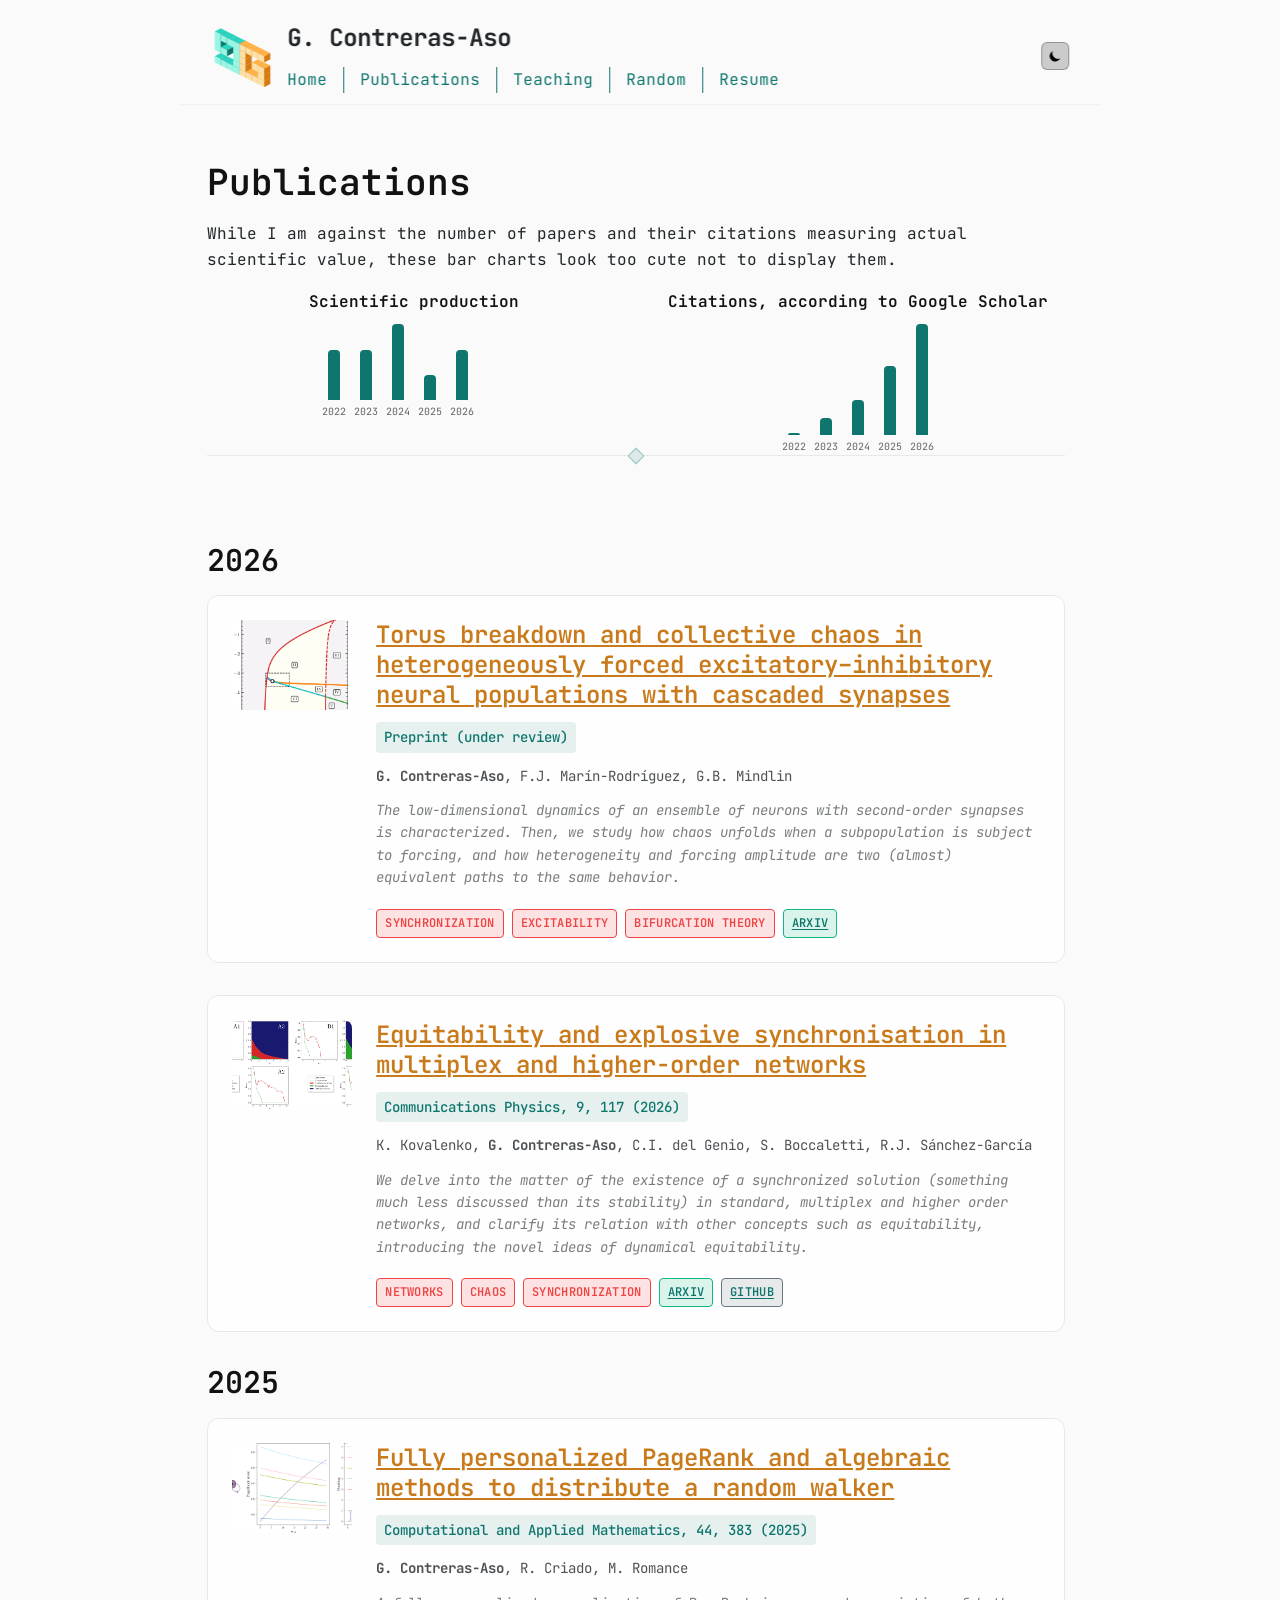
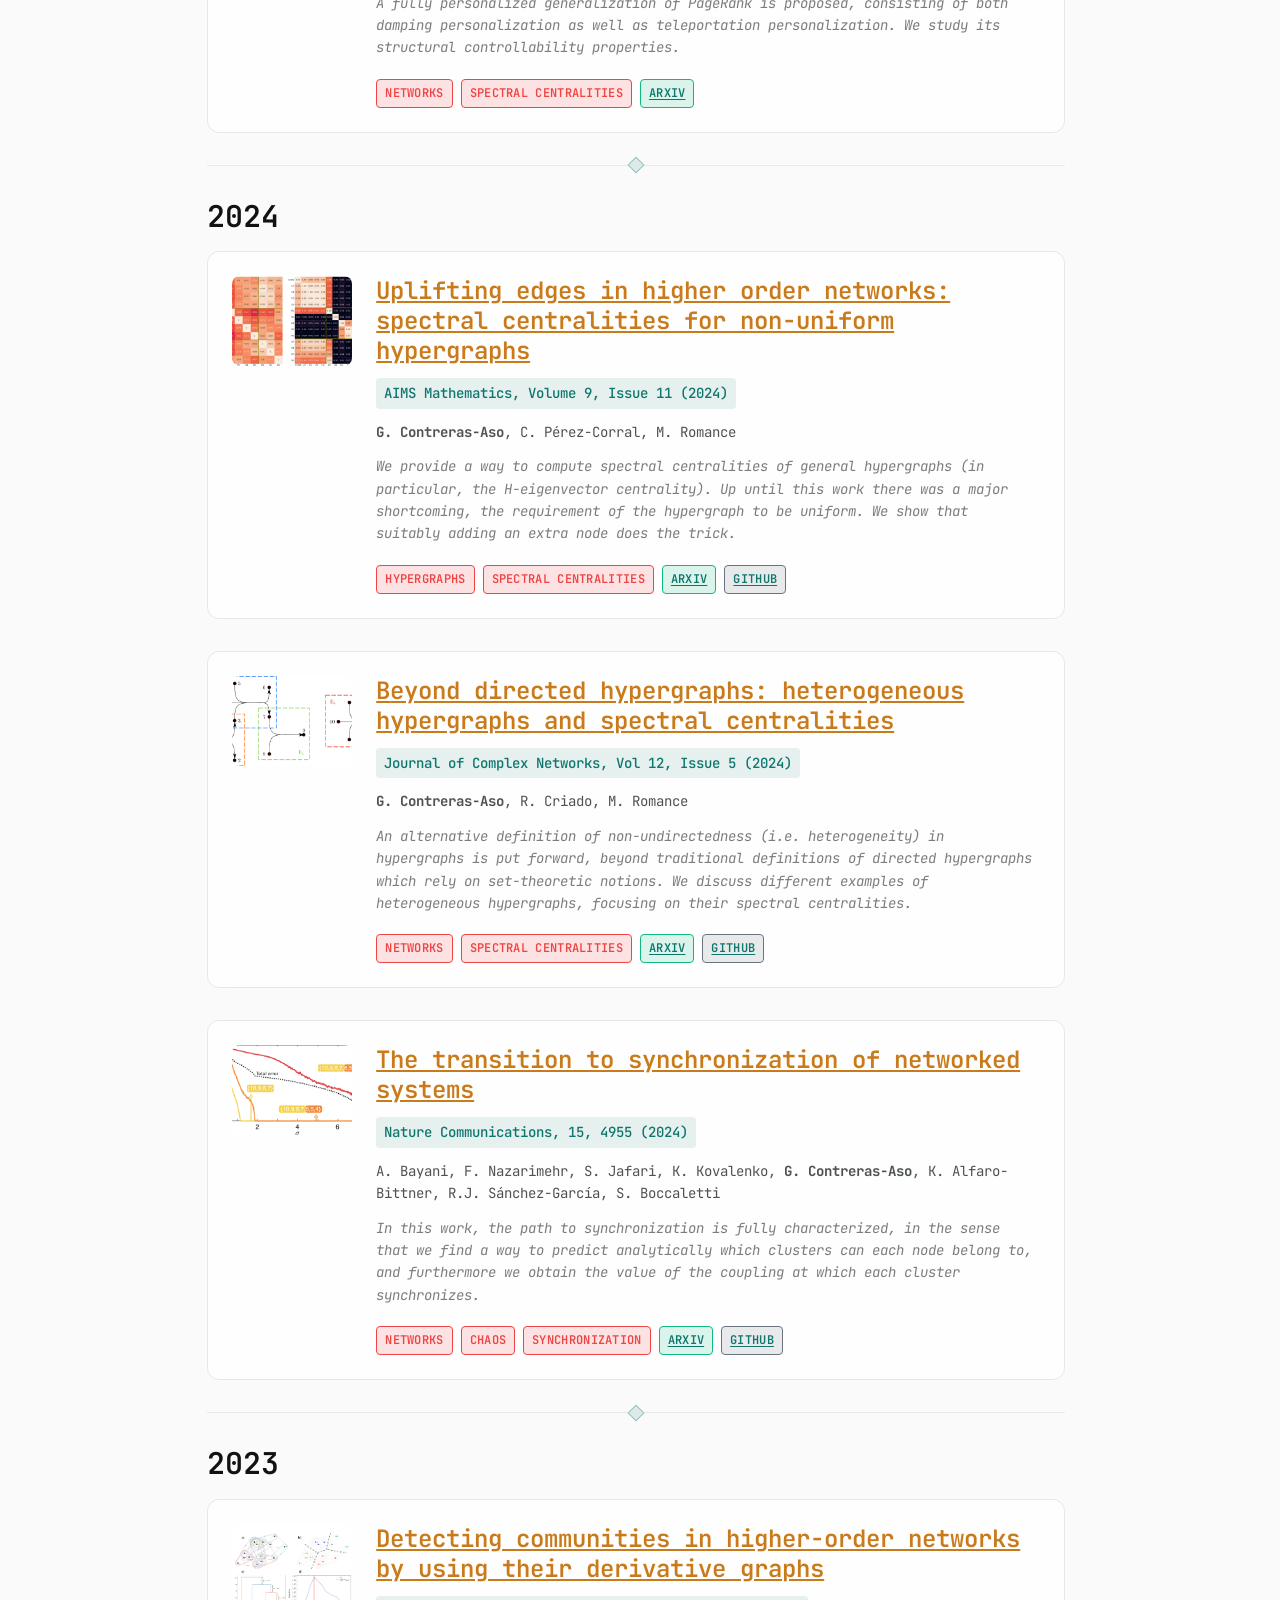
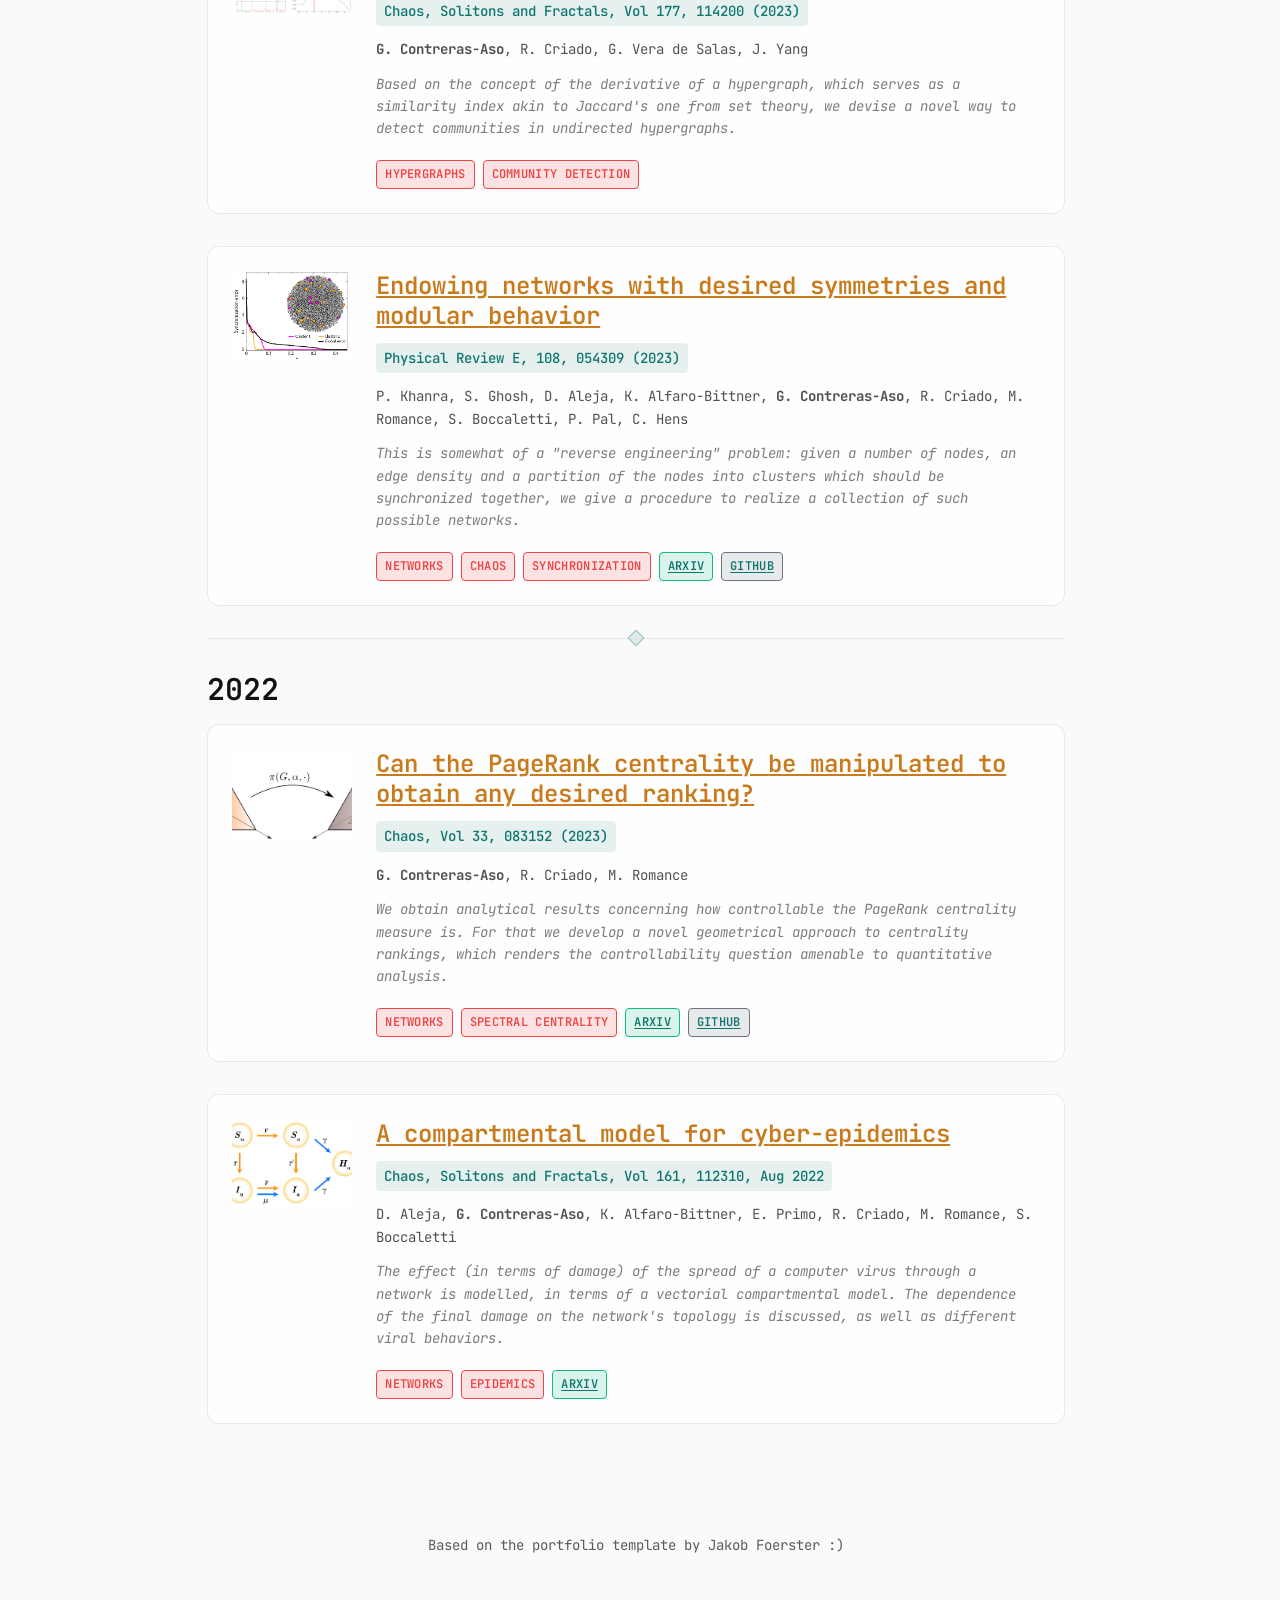
<file: docs/publications/index.html>
<!DOCTYPE html>
<html lang="en" class="scroll-smooth">
<head>
    <meta charset="UTF-8">
    <meta name="viewport" content="width=device-width, initial-scale=1.0">
    <title>GCA - Publications</title>
    <meta name="description" content="DPhil student at Oxford studying Machine Learning and AI Safety">
    <link rel="icon" type="image/x-icon" href="../assets/favicon.ico">
    <link rel="stylesheet" href="../styles.css">
    <link href="https://fonts.googleapis.com/css2?family=JetBrains+Mono:wght@300;400;500;600;700&display=swap" rel="stylesheet">
    <script>
        (function() {
            try {
                var saved = localStorage.getItem('theme');
                var theme = saved === 'dark' || saved === 'light' ? saved : 'light';
                document.documentElement.setAttribute('data-theme', theme);
            } catch (e) {
                document.documentElement.setAttribute('data-theme', 'light');
            }
        })();
    </script>
</head>
<body class="bg-global-bg text-global-text antialiased">
    <!-- Fixed Header -->
    <header id="main-header" class="group">
        <div class="header-grid">
            <!-- Logo -->
            <a href="#" class="group header-logo flex items-center">
                    <svg aria-hidden="true" class="me-3 h-10 w-6 sm:me-3 sm:h-20 sm:w-12" fill="none" focusable="false" viewBox="0 0 800 800" xmlns="http://www.w3.org/2000/svg" style="transform: scale(1.3); transform-origin: left center;">
                        <title>Logo</title>
                        <!-- Loads your exported SVG and scales it into the 800x800 viewBox -->
                        <image x="0" y="0" width="800" height="800"
                                href="../assets/logo.svg"
                                xlink:href="../assets/logo.svg"
                                preserveAspectRatio="xMidYMid meet" />
                        </svg>
            </a>

            <!-- Title -->
            <div class="header-title">
                <span class="text-xl font-bold sm:text-2xl">G. Contreras-Aso</span>
            </div>

            <!-- Desktop Navigation -->
            <nav class="mobile-nav-menu header-nav sm:flex sm:flex-row sm:items-center" id="navigation-menu">
                <a href="/">Home</a>
                <!-- <a href="/news/">News</a> -->
                <a href="/publications/">Publications</a>
                <a href="/teaching/">Teaching</a>
                <a href="/random/">Random</a>
                <a href="/resume/">Resume</a>
            </nav>

            <!-- Controls -->
            <div class="header-controls flex items-center gap-3">
                <!-- Theme Toggle -->
                <button id="theme-toggle" class="flex h-7 w-7 items-center justify-center rounded-md border border-accent-2/20 bg-accent-2/10 p-1 transition-colors hover:bg-accent-2/20" aria-label="Switch to dark theme">
                    <svg class="sun-icon h-4 w-4" fill="currentColor" viewBox="0 0 20 20">
                        <path fill-rule="evenodd" d="M10 2a1 1 0 011 1v1a1 1 0 11-2 0V3a1 1 0 011-1zm4 8a4 4 0 11-8 0 4 4 0 018 0zm-.464 4.95l.707.707a1 1 0 001.414-1.414l-.707-.707a1 1 0 00-1.414 1.414zm2.12-10.607a1 1 0 010 1.414l-.706.707a1 1 0 11-1.414-1.414l.707-.707a1 1 0 011.414 0zM17 11a1 1 0 100-2h-1a1 1 0 100 2h1zm-7 4a1 1 0 011 1v1a1 1 0 11-2 0v-1a1 1 0 011-1zM5.05 6.464A1 1 0 106.465 5.05l-.708-.707a1 1 0 00-1.414 1.414l.707.707zm1.414 8.486l-.707.707a1 1 0 01-1.414-1.414l.707-.707a1 1 0 011.414 1.414zM4 11a1 1 0 100-2H3a1 1 0 000 2h1z" clip-rule="evenodd"></path>
                    </svg>
                    <svg class="moon-icon h-4 w-4" fill="currentColor" viewBox="0 0 20 20">
                        <path d="M17.293 13.293A8 8 0 016.707 2.707a8.001 8.001 0 1010.586 10.586z"></path>
                    </svg>
                </button>

                <!-- Mobile Menu Toggle -->
                <button id="toggle-navigation-menu" class="flex h-7 w-7 items-center justify-center rounded-md border border-accent-2/20 bg-accent-2/10 p-1 transition-colors hover:bg-accent-2/20 sm:hidden" aria-expanded="false" aria-label="Toggle navigation menu">
                    <svg class="h-4 w-4" fill="none" stroke="currentColor" viewBox="0 0 24 24">
                        <path stroke-linecap="round" stroke-linejoin="round" stroke-width="2" d="M4 6h16M4 12h16M4 18h16"></path>
                    </svg>
                    <svg class="h-4 w-4" fill="none" stroke="currentColor" viewBox="0 0 24 24">
                        <path stroke-linecap="round" stroke-linejoin="round" stroke-width="2" d="M6 18L18 6M6 6l12 12"></path>
                    </svg>
                </button>
            </div>
        </div>
    </header>

    <!-- Main Content -->
    <main class="mx-auto max-w-3xl px-4 sm:px-8">
    <section id="publications" class="mb-16">
        <div class="prose" id="publications-content">
        <div class="loading-spinner">Loading…</div>
        </div>
    </section>
    </main>

    <!-- Footer -->
    <div class="mx-auto max-w-3xl px-4 sm:px-8 py-8 text-center text-sm opacity-75">
        <p>Based on the portfolio template by Jakob Foerster :)</p>
    </div>

    <script src="../script.js"></script>
</body>
</html>
</file>
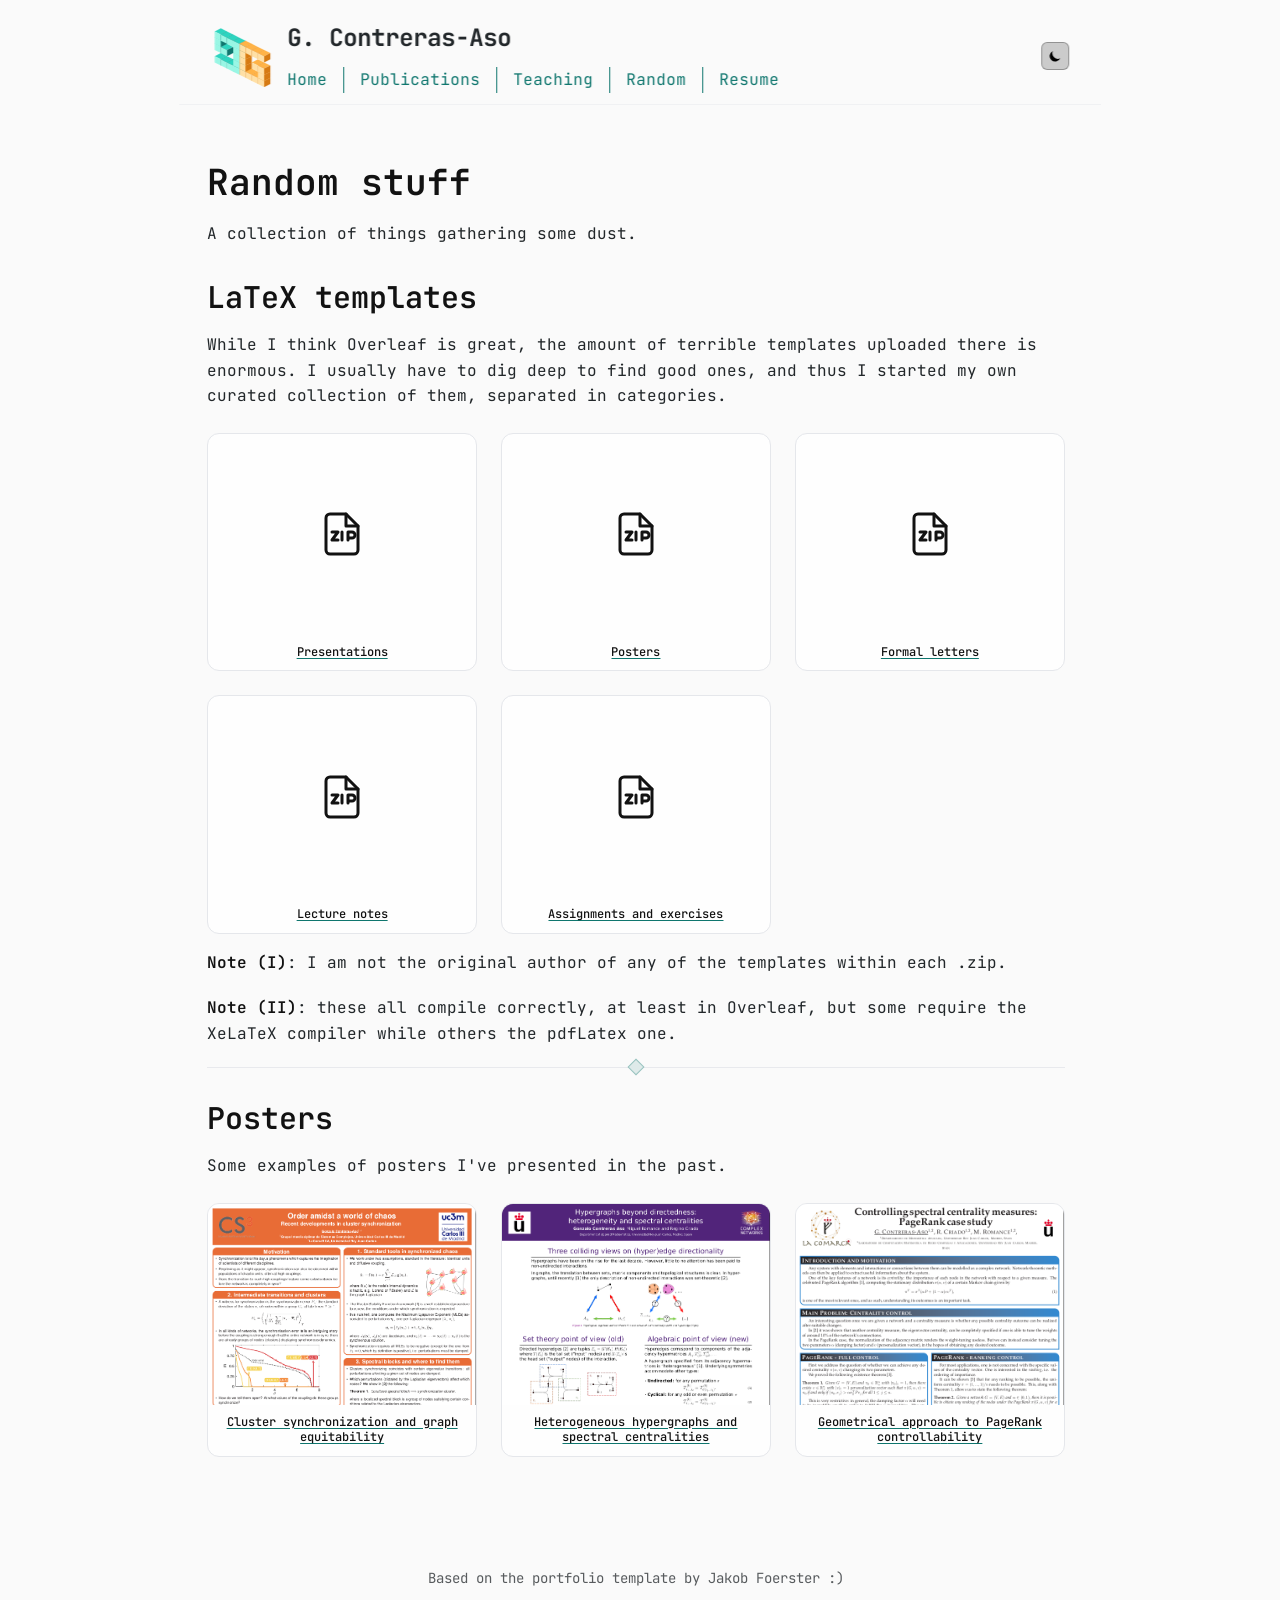
<file: docs/random/index.html>
<!DOCTYPE html>
<html lang="en" class="scroll-smooth">
<head>
    <meta charset="UTF-8">
    <meta name="viewport" content="width=device-width, initial-scale=1.0">
    <title>GCA - Random</title>
    <meta name="description" content="DPhil student at Oxford studying Machine Learning and AI Safety">
    <link rel="icon" type="image/x-icon" href="../assets/favicon.ico">
    <link rel="stylesheet" href="../styles.css">
    <link href="https://fonts.googleapis.com/css2?family=JetBrains+Mono:wght@300;400;500;600;700&display=swap" rel="stylesheet">
    <script>
        (function() {
            try {
                var saved = localStorage.getItem('theme');
                var theme = saved === 'dark' || saved === 'light' ? saved : 'light';
                document.documentElement.setAttribute('data-theme', theme);
            } catch (e) {
                document.documentElement.setAttribute('data-theme', 'light');
            }
        })();
    </script>
</head>
<body class="bg-global-bg text-global-text antialiased">
    <!-- Fixed Header -->
    <header id="main-header" class="group">
        <div class="header-grid">
            <!-- Logo -->
            <a href="#" class="group header-logo flex items-center">
                    <svg aria-hidden="true" class="me-3 h-10 w-6 sm:me-3 sm:h-20 sm:w-12" fill="none" focusable="false" viewBox="0 0 800 800" xmlns="http://www.w3.org/2000/svg" style="transform: scale(1.3); transform-origin: left center;">
                        <title>Logo</title>
                        <!-- Loads your exported SVG and scales it into the 800x800 viewBox -->
                        <image x="0" y="0" width="800" height="800"
                                href="../assets/logo.svg"
                                xlink:href="../assets/logo.svg"
                                preserveAspectRatio="xMidYMid meet" />
                        </svg>
            </a>

            <!-- Title -->
            <div class="header-title">
                <span class="text-xl font-bold sm:text-2xl">G. Contreras-Aso </span>
            </div>

            <!-- Desktop Navigation -->
            <nav class="mobile-nav-menu header-nav sm:flex sm:flex-row sm:items-center" id="navigation-menu">
                <a href="/">Home</a>
                <!-- <a href="/news/">News</a> -->
                <a href="/publications/">Publications</a>
                <a href="/teaching/">Teaching</a>
                <a href="/random/">Random</a>
                <a href="/resume/">Resume</a>
            </nav>

            <!-- Controls -->
            <div class="header-controls flex items-center gap-3">
                <!-- Theme Toggle -->
                <button id="theme-toggle" class="flex h-7 w-7 items-center justify-center rounded-md border border-accent-2/20 bg-accent-2/10 p-1 transition-colors hover:bg-accent-2/20" aria-label="Switch to dark theme">
                    <svg class="sun-icon h-4 w-4" fill="currentColor" viewBox="0 0 20 20">
                        <path fill-rule="evenodd" d="M10 2a1 1 0 011 1v1a1 1 0 11-2 0V3a1 1 0 011-1zm4 8a4 4 0 11-8 0 4 4 0 018 0zm-.464 4.95l.707.707a1 1 0 001.414-1.414l-.707-.707a1 1 0 00-1.414 1.414zm2.12-10.607a1 1 0 010 1.414l-.706.707a1 1 0 11-1.414-1.414l.707-.707a1 1 0 011.414 0zM17 11a1 1 0 100-2h-1a1 1 0 100 2h1zm-7 4a1 1 0 011 1v1a1 1 0 11-2 0v-1a1 1 0 011-1zM5.05 6.464A1 1 0 106.465 5.05l-.708-.707a1 1 0 00-1.414 1.414l.707.707zm1.414 8.486l-.707.707a1 1 0 01-1.414-1.414l.707-.707a1 1 0 011.414 1.414zM4 11a1 1 0 100-2H3a1 1 0 000 2h1z" clip-rule="evenodd"></path>
                    </svg>
                    <svg class="moon-icon h-4 w-4" fill="currentColor" viewBox="0 0 20 20">
                        <path d="M17.293 13.293A8 8 0 016.707 2.707a8.001 8.001 0 1010.586 10.586z"></path>
                    </svg>
                </button>

                <!-- Mobile Menu Toggle -->
                <button id="toggle-navigation-menu" class="flex h-7 w-7 items-center justify-center rounded-md border border-accent-2/20 bg-accent-2/10 p-1 transition-colors hover:bg-accent-2/20 sm:hidden" aria-expanded="false" aria-label="Toggle navigation menu">
                    <svg class="h-4 w-4" fill="none" stroke="currentColor" viewBox="0 0 24 24">
                        <path stroke-linecap="round" stroke-linejoin="round" stroke-width="2" d="M4 6h16M4 12h16M4 18h16"></path>
                    </svg>
                    <svg class="h-4 w-4" fill="none" stroke="currentColor" viewBox="0 0 24 24">
                        <path stroke-linecap="round" stroke-linejoin="round" stroke-width="2" d="M6 18L18 6M6 6l12 12"></path>
                    </svg>
                </button>
            </div>
        </div>
    </header>

    <!-- Main Content -->
    <main class="mx-auto max-w-3xl px-4 sm:px-8">
    <section id="random" class="mb-16">
        <div class="prose" id="random-content">
        <div class="loading-spinner">Loading…</div>
        </div>
    </section>
    </main>

    <!-- Footer -->
    <div class="mx-auto max-w-3xl px-4 sm:px-8 py-8 text-center text-sm opacity-75">
        <p>Based on the portfolio template by Jakob Foerster :)</p>
    </div>


    <script src="../script.js"></script>
    
</body>
</html>
</file>
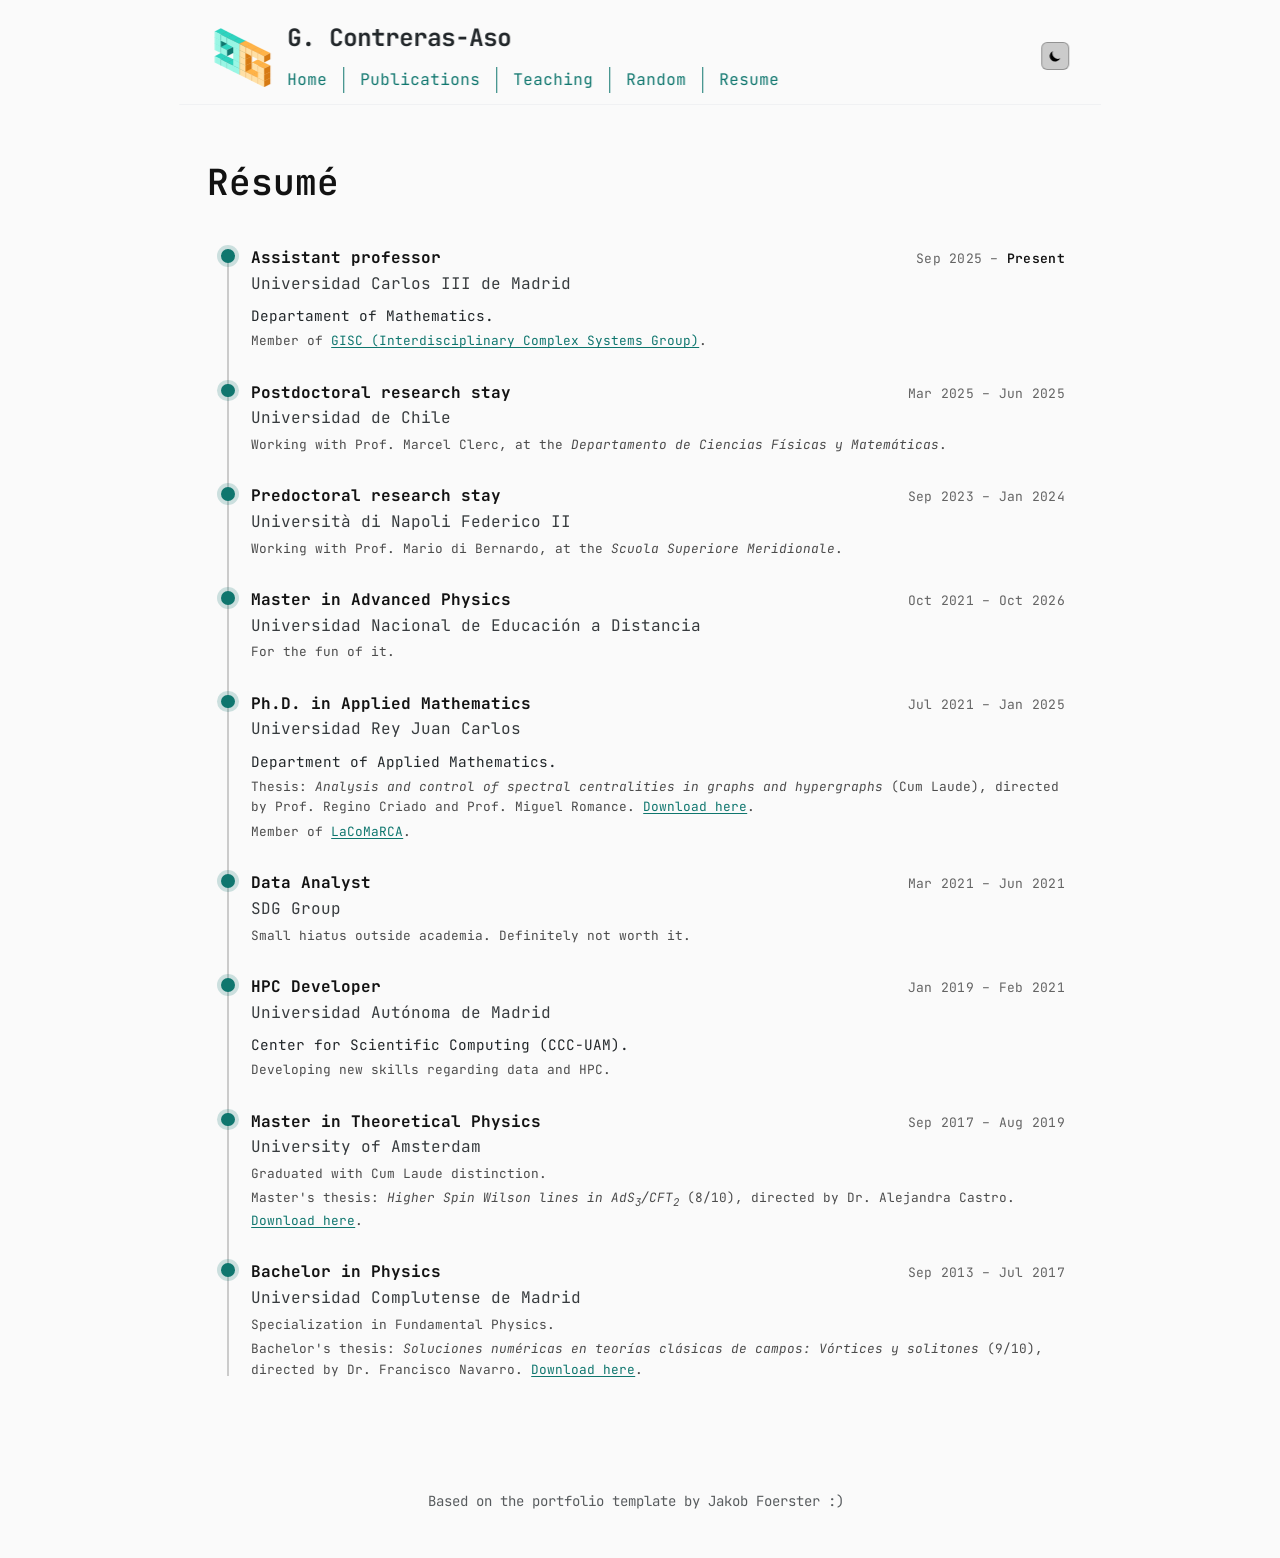
<file: docs/resume/index.html>
<!DOCTYPE html>
<html lang="en" class="scroll-smooth">
<head>
    <meta charset="UTF-8">
    <meta name="viewport" content="width=device-width, initial-scale=1.0">
    <title>GCA - Resume</title>
    <meta name="description" content="DPhil student at Oxford studying Machine Learning and AI Safety">
    <link rel="icon" type="image/x-icon" href="../assets/favicon.ico">
    <link rel="stylesheet" href="../styles.css">
    <link href="https://fonts.googleapis.com/css2?family=JetBrains+Mono:wght@300;400;500;600;700&display=swap" rel="stylesheet">
    <script>
        (function() {
            try {
                var saved = localStorage.getItem('theme');
                var theme = saved === 'dark' || saved === 'light' ? saved : 'light';
                document.documentElement.setAttribute('data-theme', theme);
            } catch (e) {
                document.documentElement.setAttribute('data-theme', 'light');
            }
        })();
    </script>
</head>
<body class="bg-global-bg text-global-text antialiased">
    <!-- Fixed Header -->
    <header id="main-header" class="group">
        <div class="header-grid">
            <!-- Logo -->
            <a href="#" class="group header-logo flex items-center">
                    <svg aria-hidden="true" class="me-3 h-10 w-6 sm:me-3 sm:h-20 sm:w-12" fill="none" focusable="false" viewBox="0 0 800 800" xmlns="http://www.w3.org/2000/svg" style="transform: scale(1.3); transform-origin: left center;">
                        <title>Logo</title>
                        <!-- Loads your exported SVG and scales it into the 800x800 viewBox -->
                        <image x="0" y="0" width="800" height="800"
                                href="../assets/logo.svg"
                                xlink:href="../assets/logo.svg"
                                preserveAspectRatio="xMidYMid meet" />
                        </svg>
            </a>

            <!-- Title -->
            <div class="header-title">
                <span class="text-xl font-bold sm:text-2xl">G. Contreras-Aso</span>
            </div>

            <!-- Desktop Navigation -->
            <nav class="mobile-nav-menu header-nav sm:flex sm:flex-row sm:items-center" id="navigation-menu">
                <a href="/">Home</a>
                <!-- <a href="/news/">News</a> -->
                <a href="/publications/">Publications</a>
                <a href="/teaching/">Teaching</a>
                <a href="/random/">Random</a>
                <a href="/resume/">Resume</a>
            </nav>

            <!-- Controls -->
            <div class="header-controls flex items-center gap-3">
                <!-- Theme Toggle -->
                <button id="theme-toggle" class="flex h-7 w-7 items-center justify-center rounded-md border border-accent-2/20 bg-accent-2/10 p-1 transition-colors hover:bg-accent-2/20" aria-label="Switch to dark theme">
                    <svg class="sun-icon h-4 w-4" fill="currentColor" viewBox="0 0 20 20">
                        <path fill-rule="evenodd" d="M10 2a1 1 0 011 1v1a1 1 0 11-2 0V3a1 1 0 011-1zm4 8a4 4 0 11-8 0 4 4 0 018 0zm-.464 4.95l.707.707a1 1 0 001.414-1.414l-.707-.707a1 1 0 00-1.414 1.414zm2.12-10.607a1 1 0 010 1.414l-.706.707a1 1 0 11-1.414-1.414l.707-.707a1 1 0 011.414 0zM17 11a1 1 0 100-2h-1a1 1 0 100 2h1zm-7 4a1 1 0 011 1v1a1 1 0 11-2 0v-1a1 1 0 011-1zM5.05 6.464A1 1 0 106.465 5.05l-.708-.707a1 1 0 00-1.414 1.414l.707.707zm1.414 8.486l-.707.707a1 1 0 01-1.414-1.414l.707-.707a1 1 0 011.414 1.414zM4 11a1 1 0 100-2H3a1 1 0 000 2h1z" clip-rule="evenodd"></path>
                    </svg>
                    <svg class="moon-icon h-4 w-4" fill="currentColor" viewBox="0 0 20 20">
                        <path d="M17.293 13.293A8 8 0 016.707 2.707a8.001 8.001 0 1010.586 10.586z"></path>
                    </svg>
                </button>

                <!-- Mobile Menu Toggle -->
                <button id="toggle-navigation-menu" class="flex h-7 w-7 items-center justify-center rounded-md border border-accent-2/20 bg-accent-2/10 p-1 transition-colors hover:bg-accent-2/20 sm:hidden" aria-expanded="false" aria-label="Toggle navigation menu">
                    <svg class="h-4 w-4" fill="none" stroke="currentColor" viewBox="0 0 24 24">
                        <path stroke-linecap="round" stroke-linejoin="round" stroke-width="2" d="M4 6h16M4 12h16M4 18h16"></path>
                    </svg>
                    <svg class="h-4 w-4" fill="none" stroke="currentColor" viewBox="0 0 24 24">
                        <path stroke-linecap="round" stroke-linejoin="round" stroke-width="2" d="M6 18L18 6M6 6l12 12"></path>
                    </svg>
                </button>
            </div>
        </div>
    </header>

    <!-- Main Content -->
    <main class="mx-auto max-w-3xl px-4 sm:px-8">
    <section id="resume" class="mb-16">
        <div class="prose" id="resume-content">
        <div class="loading-spinner">Loading…</div>
        </div>
    </section>
    </main>

    <!-- Footer -->
    <div class="mx-auto max-w-3xl px-4 sm:px-8 py-8 text-center text-sm opacity-75">
        <p>Based on the portfolio template by Jakob Foerster :)</p>
    </div>

    <script src="../script.js"></script>
</body>
</html>
</file>
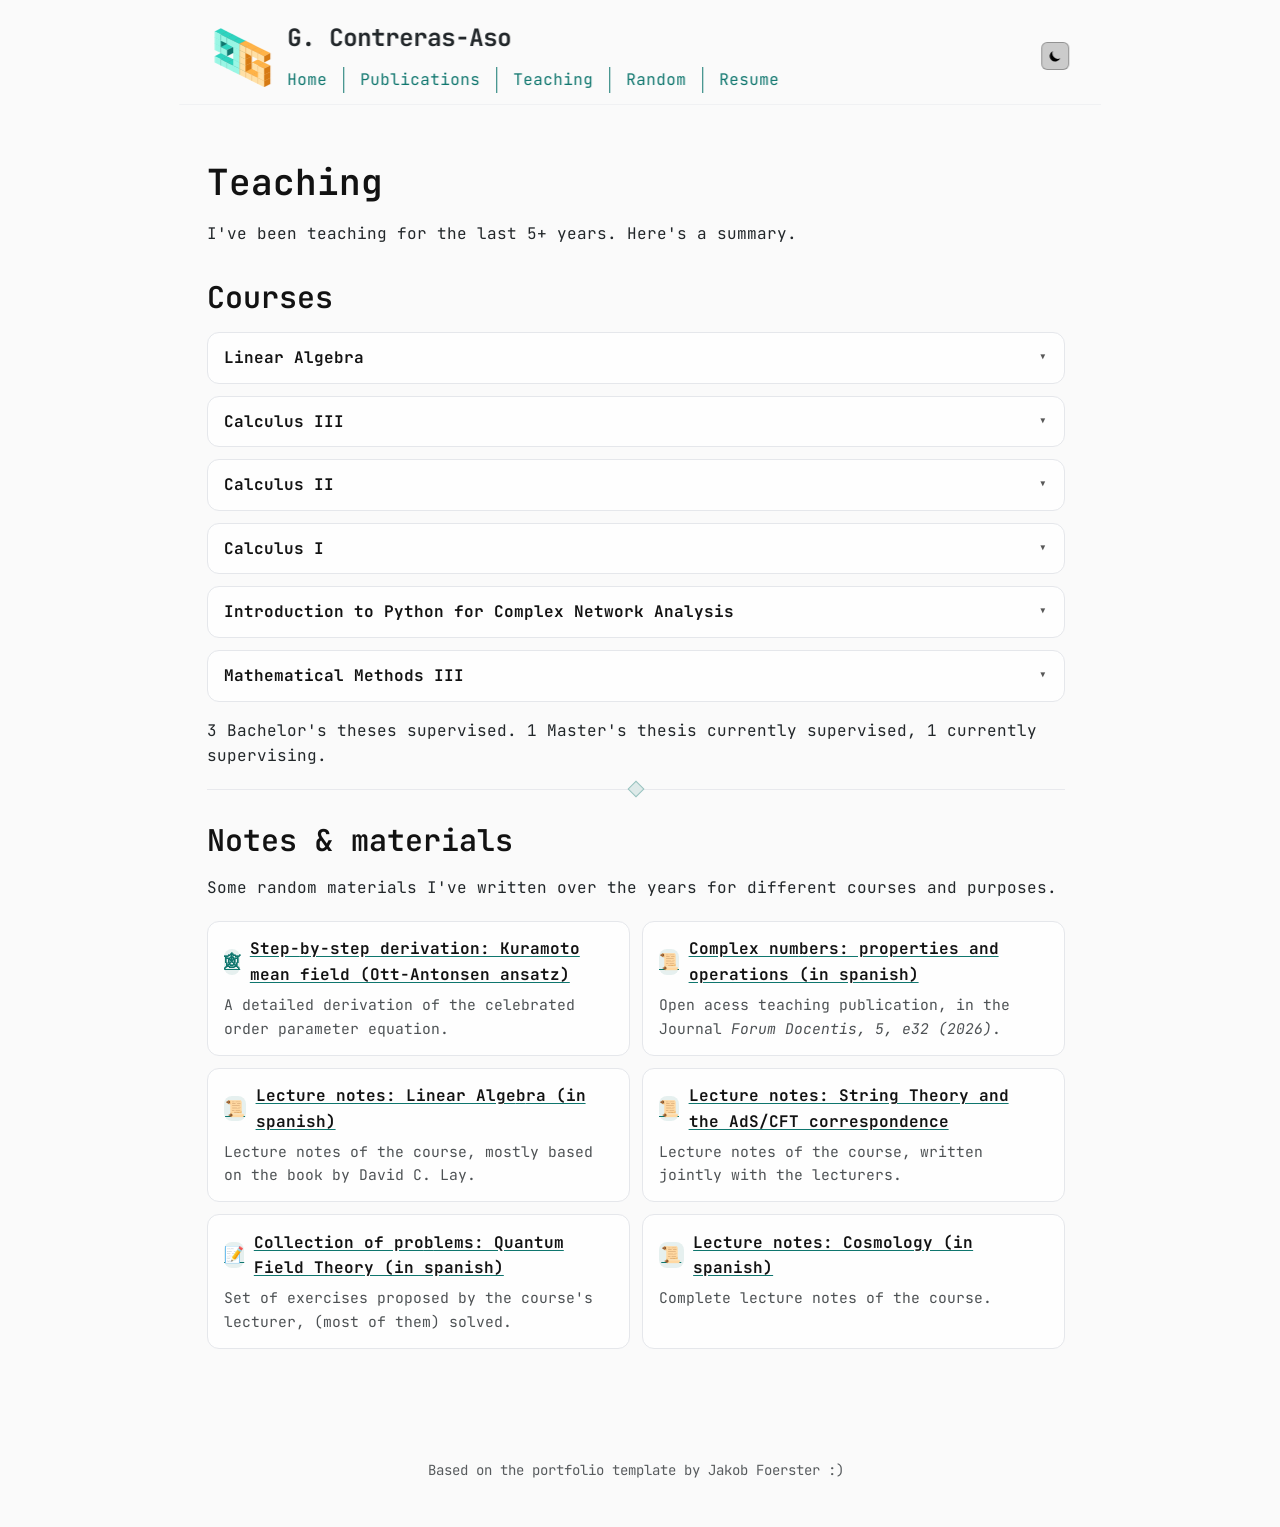
<file: docs/teaching/index.html>
<!DOCTYPE html>
<html lang="en" class="scroll-smooth">
<head>
    <meta charset="UTF-8">
    <meta name="viewport" content="width=device-width, initial-scale=1.0">
    <title>GCA - Resume</title>
    <meta name="description" content="DPhil student at Oxford studying Machine Learning and AI Safety">
    <link rel="icon" type="image/x-icon" href="../assets/favicon.ico">
    <link rel="stylesheet" href="../styles.css">
    <link href="https://fonts.googleapis.com/css2?family=JetBrains+Mono:wght@300;400;500;600;700&display=swap" rel="stylesheet">
    <script>
        (function() {
            try {
                var saved = localStorage.getItem('theme');
                var theme = saved === 'dark' || saved === 'light' ? saved : 'light';
                document.documentElement.setAttribute('data-theme', theme);
            } catch (e) {
                document.documentElement.setAttribute('data-theme', 'light');
            }
        })();
    </script>
</head>
<body class="bg-global-bg text-global-text antialiased">
    <!-- Fixed Header -->
    <header id="main-header" class="group">
        <div class="header-grid">
            <!-- Logo -->
            <a href="#" class="group header-logo flex items-center">
                    <svg aria-hidden="true" class="me-3 h-10 w-6 sm:me-3 sm:h-20 sm:w-12" fill="none" focusable="false" viewBox="0 0 800 800" xmlns="http://www.w3.org/2000/svg" style="transform: scale(1.3); transform-origin: left center;">
                        <title>Logo</title>
                        <!-- Loads your exported SVG and scales it into the 800x800 viewBox -->
                        <image x="0" y="0" width="800" height="800"
                                href="../assets/logo.svg"
                                xlink:href="../assets/logo.svg"
                                preserveAspectRatio="xMidYMid meet" />
                        </svg>
            </a>

            <!-- Title -->
            <div class="header-title">
                <span class="text-xl font-bold sm:text-2xl">G. Contreras-Aso</span>
            </div>

            <!-- Desktop Navigation -->
            <nav class="mobile-nav-menu header-nav sm:flex sm:flex-row sm:items-center" id="navigation-menu">
                <a href="/">Home</a>
                <!-- <a href="/news/">News</a> -->
                <a href="/publications/">Publications</a>
                <a href="/teaching/">Teaching</a>
                <a href="/random/">Random</a>
                <a href="/resume/">Resume</a>
            </nav>

            <!-- Controls -->
            <div class="header-controls flex items-center gap-3">
                <!-- Theme Toggle -->
                <button id="theme-toggle" class="flex h-7 w-7 items-center justify-center rounded-md border border-accent-2/20 bg-accent-2/10 p-1 transition-colors hover:bg-accent-2/20" aria-label="Switch to dark theme">
                    <svg class="sun-icon h-4 w-4" fill="currentColor" viewBox="0 0 20 20">
                        <path fill-rule="evenodd" d="M10 2a1 1 0 011 1v1a1 1 0 11-2 0V3a1 1 0 011-1zm4 8a4 4 0 11-8 0 4 4 0 018 0zm-.464 4.95l.707.707a1 1 0 001.414-1.414l-.707-.707a1 1 0 00-1.414 1.414zm2.12-10.607a1 1 0 010 1.414l-.706.707a1 1 0 11-1.414-1.414l.707-.707a1 1 0 011.414 0zM17 11a1 1 0 100-2h-1a1 1 0 100 2h1zm-7 4a1 1 0 011 1v1a1 1 0 11-2 0v-1a1 1 0 011-1zM5.05 6.464A1 1 0 106.465 5.05l-.708-.707a1 1 0 00-1.414 1.414l.707.707zm1.414 8.486l-.707.707a1 1 0 01-1.414-1.414l.707-.707a1 1 0 011.414 1.414zM4 11a1 1 0 100-2H3a1 1 0 000 2h1z" clip-rule="evenodd"></path>
                    </svg>
                    <svg class="moon-icon h-4 w-4" fill="currentColor" viewBox="0 0 20 20">
                        <path d="M17.293 13.293A8 8 0 016.707 2.707a8.001 8.001 0 1010.586 10.586z"></path>
                    </svg>
                </button>

                <!-- Mobile Menu Toggle -->
                <button id="toggle-navigation-menu" class="flex h-7 w-7 items-center justify-center rounded-md border border-accent-2/20 bg-accent-2/10 p-1 transition-colors hover:bg-accent-2/20 sm:hidden" aria-expanded="false" aria-label="Toggle navigation menu">
                    <svg class="h-4 w-4" fill="none" stroke="currentColor" viewBox="0 0 24 24">
                        <path stroke-linecap="round" stroke-linejoin="round" stroke-width="2" d="M4 6h16M4 12h16M4 18h16"></path>
                    </svg>
                    <svg class="h-4 w-4" fill="none" stroke="currentColor" viewBox="0 0 24 24">
                        <path stroke-linecap="round" stroke-linejoin="round" stroke-width="2" d="M6 18L18 6M6 6l12 12"></path>
                    </svg>
                </button>
            </div>
        </div>
    </header>

    <!-- Main Content -->
    <main class="mx-auto max-w-3xl px-4 sm:px-8">
    <section id="teaching" class="mb-16">
        <div class="prose" id="teaching-content">
        <div class="loading-spinner">Loading…</div>
        </div>
    </section>
    </main>

    <!-- Footer -->
    <div class="mx-auto max-w-3xl px-4 sm:px-8 py-8 text-center text-sm opacity-75">
        <p>Based on the portfolio template by Jakob Foerster :)</p>
    </div>

    <script src="../script.js"></script>
</body>
</html>
</file>
<file: docs/styles.css>
/* Reset and base styles */
* {
    box-sizing: border-box;
}

html {
    color-scheme: light dark;
    scrollbar-gutter: stable;
    scroll-behavior: smooth;
}

/* CSS Custom Properties for theming */
:root {
    --color-global-bg: #fafafa;
    --color-global-text: oklch(26.99% 0.0096 235.05);

    /* ONE color for links + accents (INK / PETROL) */
    --color-link: #0F766E;
    --color-accent: #0F766E;
    --color-quote: #0F766E;

    --color-accent-2: oklch(18.15% 0 0);
    --color-accent-3: #C97A1A;
    --color-border: #e5e7eb;
    --color-card-bg: rgba(255, 255, 255, 0.8);
    --color-shadow: rgba(0, 0, 0, 0.1);
}

/* Dark theme colors */
[data-theme="dark"] {
    --color-global-bg: oklch(23.64% 0.0045 248);
    --color-global-text: oklch(83.54% 0 264);

    /* ONE color for links + accents (ORANGE) */
    --color-link: #FFB347;
    --color-accent: #FFB347;
    --color-quote: #FFB347;

    --color-accent-2: oklch(94.66% 0 0);
    --color-accent-3: #14B8A6;
    --color-border: #374151;
    --color-card-bg: rgba(31, 41, 55, 0.8);
    --color-shadow: rgba(0, 0, 0, 0.3);
}

/* Base typography */
body {
    font-family: 'JetBrains Mono', 'Courier New', monospace;
    line-height: 1.6;
    margin: 0;
    padding: 0;
    background-color: var(--color-global-bg);
    color: var(--color-global-text);
    transition: opacity 0.2s ease;
    padding-top: 8rem; /* Increased to account for fixed header */
}

/* Responsive body padding */
@media (max-width: 640px) {
    body {
        padding-top: 5rem; /* Reduced padding on mobile */
    }
}

/* Utility classes matching astro-theme-cactus */
.bg-global-bg { background-color: var(--color-global-bg); }
.text-global-text { color: var(--color-global-text); }
.text-accent { color: var(--color-accent); }
.text-accent-2 { color: var(--color-accent-2); }

.mx-auto { margin-left: auto; margin-right: auto; }
.flex { display: flex; }
.flex-col { flex-direction: column; }
.flex-1 { flex: 1; }
.items-center { align-items: center; }
.justify-center { justify-content: center; }
.min-h-screen { min-height: 100vh; }
.max-w-3xl { max-width: 57.6rem; }
.px-4 { padding-left: 1rem; padding-right: 1rem; }
.px-8 { padding-left: 2rem; padding-right: 2rem; }
.pt-16 { padding-top: 4rem; }
.py-4 { padding-top: 1rem; padding-bottom: 1rem; }
.py-8 { padding-top: 2rem; padding-bottom: 2rem; }
.mb-8 { margin-bottom: 2rem; }
.mb-16 { margin-bottom: 4rem; }
.mb-28 { margin-bottom: 7rem; }
.me-3 { margin-inline-end: 0.75rem; }
.me-4 { margin-inline-end: 1rem; }
.ms-auto { margin-inline-start: auto; }
.mt-auto { margin-top: auto; }
.h-4 { height: 1rem; }
.w-4 { width: 1rem; }
.h-7 { height: 1.75rem; }
.w-7 { width: 1.75rem; }
.h-10 { height: 2.5rem; }
.w-6 { width: 1.5rem; }
.text-sm { font-size: 0.875rem; }
.text-xl { font-size: 1.25rem; }
.text-2xl { font-size: 1.5rem; }
.font-normal { font-weight: 400; }
.font-bold { font-weight: 700; }
.font-mono { font-family: 'JetBrains Mono', 'Courier New', monospace; }
.antialiased { -webkit-font-smoothing: antialiased; -moz-osx-font-smoothing: grayscale; }
.scroll-smooth { scroll-behavior: smooth; }
.relative { position: relative; }
.absolute { position: absolute; }
.hidden { display: none; }
.rounded-md { border-radius: 0.375rem; }
.shadow { box-shadow: 0 1px 3px 0 var(--color-shadow), 0 1px 2px -1px var(--color-shadow); }
.backdrop-blur-sm { backdrop-filter: blur(4px); }
.underline { text-decoration: underline; }
.underline-offset-2 { text-underline-offset: 2px; }
.grayscale { filter: grayscale(100%); }
.opacity-75 { opacity: 0.75; }
.text-center { text-align: center; }
.text-xs { font-size: 0.75rem; }

/* Responsive utilities */
@media (min-width: 640px) {
    .sm\:px-8 { padding-left: 2rem; padding-right: 2rem; }
    .sm\:flex { display: flex; }
    .sm\:flex-row { flex-direction: row; }
    .sm\:flex-col { flex-direction: column; }
    .sm\:items-center { align-items: center; }
    .sm\:invisible { visibility: hidden; }
    .sm\:hidden { display: none; }
    .sm\:static { position: static; }
    .sm\:relative { position: relative; }
    .sm\:absolute { position: absolute; }
    .sm\:z-auto { z-index: auto; }
    .sm\:mt-1 { margin-top: 0.25rem; }
    .sm\:me-0 { margin-inline-end: 0; }
    .sm\:py-0 { padding-top: 0; padding-bottom: 0; }
    .sm\:h-20 { height: 5rem; }
    .sm\:w-12 { width: 3rem; }
    .sm\:text-2xl { font-size: 1.5rem; }
    .sm\:ps-18 { padding-inline-start: 4.5rem; }
    .sm\:-ms-4 { margin-inline-start: -1rem; }
    .sm\:divide-accent > :not([hidden]) ~ :not([hidden]) {
        border-inline-start-width: 1px;
        border-color: var(--color-accent);
    }
    .sm\:rounded-none { border-radius: 0; }
    .sm\:bg-transparent { background-color: transparent; }
    .sm\:shadow-none { box-shadow: none; }
    .sm\:backdrop-blur-none { backdrop-filter: none; }
}

/* Screen reader only */
.sr-only {
    position: absolute;
    width: 1px;
    height: 1px;
    padding: 0;
    margin: -1px;
    overflow: hidden;
    clip: rect(0, 0, 0, 0);
    white-space: nowrap;
    border-width: 0;
}

.focus\:not-sr-only:focus {
    position: static;
    width: auto;
    height: auto;
    padding: 0;
    margin: 0;
    overflow: visible;
    clip: auto;
    white-space: normal;
}

/* Custom component styles */
.title {
    color: var(--color-accent-2);
    font-size: 1.5rem;
    font-weight: 600;
    margin-bottom: 2rem;
}

.cactus-link {
    color: var(--color-link);
    text-decoration: underline;
    text-underline-offset: 2px;
    transition: opacity 0.2s ease;
}

.cactus-link:hover {
    text-decoration-thickness: 2px;
}

/* Hover color for individual 'b'/'B' letters */
.hover-b {
    transition: color 0.15s ease;
}
.hover-b:hover {
    color: #ffd400; /* yellow */
}

/* Flying bee emoji created on clicking a 'b' */
.flying-bee {
    position: fixed;
    z-index: 9999;
    pointer-events: none;
    font-size: 1.2em;
    line-height: 1;
    will-change: transform, opacity;
    animation: bee-fly 3s cubic-bezier(0.25, 0.46, 0.45, 0.94) forwards;
}

@keyframes bee-fly {
    0% {
        transform: translate(0, 0) rotate(0deg);
        opacity: 1;
    }
    20% {
        transform: translate(calc(var(--dx) * 0.2), calc(var(--dy) * 0.2)) rotate(90deg);
    }
    40% {
        transform: translate(calc(var(--dx) * 0.4 + 6px), calc(var(--dy) * 0.4 - 4px)) rotate(180deg);
    }
    60% {
        transform: translate(calc(var(--dx) * 0.6 - 4px), calc(var(--dy) * 0.6 + 6px)) rotate(270deg);
    }
    80% {
        transform: translate(calc(var(--dx) * 0.8 + 3px), calc(var(--dy) * 0.8 - 3px)) rotate(360deg);
    }
    100% {
        transform: translate(var(--dx), var(--dy)) rotate(450deg);
        opacity: 0;
    }
}

@media (prefers-reduced-motion: reduce) {
    .flying-bee {
        animation: bee-fade 250ms ease-out forwards;
    }
    @keyframes bee-fade {
        to { opacity: 0; }
    }
}

/* Header styles */
#main-header {
    position: fixed;
    top: 0;
    left: 50%;
    transform: translateX(-50%);
    max-width: 57.6rem; /* Same as max-w-3xl */
    width: 100%;
    background-color: color-mix(in srgb, var(--color-global-bg) 95%, transparent);
    backdrop-filter: blur(12px);
    -webkit-backdrop-filter: blur(12px);
    border-bottom: 1px solid color-mix(in srgb, var(--color-border) 50%, transparent);
    z-index: 100;
    padding: 1rem 1rem 0.5rem 1rem; /* Match main content px-4 */
}



/* Header grid layout */
.header-grid {
    display: grid;
    grid-template-columns: auto 1fr minmax(0, auto);
    grid-template-rows: auto auto;
    grid-template-areas:
        "logo title controls"
        "logo nav controls";
    align-items: center;
    column-gap: 1rem;
}

.header-logo { grid-area: logo; align-self: center; }
.header-title { grid-area: title; align-self: center; }
.header-nav { grid-area: nav; align-self: center; }
.header-controls {
    grid-area: controls;
    justify-self: end;
    max-width: 100%;
    overflow: hidden;
    display: flex;
    align-items: center;
    gap: 0.75rem;
}

/* Nav links now centered with title - no additional margin needed */

@media (min-width: 640px) {
    #main-header {
        padding: 1rem 2rem 0.5rem 2rem; /* Match main content sm:px-8 */
    }
}

.group:hover .grayscale {
    filter: none;
}

/* Make logo clickable with cursor pointer and subtle hover effect */
#main-header a[href="#"] {
    cursor: pointer;
    transition: opacity 0.2s ease;
}

#main-header a[href="#"]:hover svg {
    transform: scale(1.05);
    transition: opacity 0.2s ease;
}

#main-header a[href="#"]:focus-visible {
    outline: 2px solid var(--color-accent);
    outline-offset: 4px;
    border-radius: 4px;
}

/* Navigation styles - Desktop */
.mobile-nav-menu {
    /* Desktop styles */
    display: flex;
    flex-direction: row;
    align-items: center;
    gap: 0;
    position: static;
    background: transparent;
    margin-top: 0.25rem;
    margin-left: -1rem;
}

.mobile-nav-menu > a {
    padding: 0 1rem;
    border-left: 1px solid var(--color-accent);
    color: var(--color-accent);
    text-decoration: none;
    transition: opacity 0.2s ease;
}

.mobile-nav-menu > a:first-child {
    border-left: none;
}

.mobile-nav-menu > a:hover {
    text-decoration: underline;
    text-underline-offset: 2px;
}

/* Mobile navigation - completely override everything */
@media (max-width: 640px) {
    .mobile-nav-menu {
        position: fixed !important;
        top: 0 !important;
        left: 0 !important;
        right: 0 !important;
        bottom: 0 !important;
        width: 100vw !important;
        height: 100vh !important;
        background-color: color-mix(in srgb, var(--color-global-bg) 98%, transparent) !important;
        backdrop-filter: blur(20px) !important;
        -webkit-backdrop-filter: blur(20px) !important;
        z-index: 150 !important;
        display: none !important;
        flex-direction: column !important;
        justify-content: center !important;
        align-items: center !important;
        gap: 2rem !important;
        padding: 2rem !important;
        border: none !important;
        border-radius: 0 !important;
        box-shadow: none !important;
        margin: 0 !important;
        transform: none !important;
        inset: 0 !important;
    }

    .mobile-nav-menu > a {
        font-size: 1.5rem !important;
        padding: 1rem 2rem !important;
        border-radius: 0.5rem !important;
        transition: opacity 0.2s ease !important;
        text-align: center !important;
        min-width: 200px !important;
        background-color: color-mix(in srgb, var(--color-accent) 10%, transparent) !important;
        border: 1px solid var(--color-accent) !important;
        color: var(--color-accent) !important;
        text-decoration: none !important;
        display: block !important;
        margin: 0 !important;
    }

    .mobile-nav-menu > a:hover {
        background-color: var(--color-accent) !important;
        color: var(--color-global-bg) !important;
        transform: translateY(-2px) !important;
        box-shadow: 0 4px 12px color-mix(in srgb, var(--color-accent) 30%, transparent) !important;
        text-decoration: none !important;
    }
}

/* Show mobile menu when menu-open class is present */
.group.menu-open .mobile-nav-menu {
    display: flex !important;
    z-index: 150 !important;
}

/* Mobile menu button improvements */
#toggle-navigation-menu {
    z-index: 200; /* Highest z-index to stay above menu */
    position: relative;
    background-color: color-mix(in srgb, var(--color-accent-2) 10%, transparent);
    border-radius: 0.375rem;
    border: 1px solid color-mix(in srgb, var(--color-accent-2) 20%, transparent);
    transition: opacity 0.2s ease;
}

#toggle-navigation-menu:hover {
    background-color: color-mix(in srgb, var(--color-accent-2) 20%, transparent);
    transform: scale(1.05);
}

/* Hamburger icon sizing and toggling */
#toggle-navigation-menu svg {
    width: 24px;
    height: 24px;
    transition: opacity 0.2s ease;
}

#toggle-navigation-menu[aria-expanded="false"] svg:first-of-type { display: block; opacity: 1; }
#toggle-navigation-menu[aria-expanded="false"] svg:last-of-type  { display: none;  opacity: 0; }

#toggle-navigation-menu[aria-expanded="true"]  svg:first-of-type { display: none;  opacity: 0; }
#toggle-navigation-menu[aria-expanded="true"]  svg:last-of-type  { display: block; opacity: 1; }

/* Theme toggle styles */
#theme-toggle {
    background-color: color-mix(in srgb, var(--color-accent-2) 20%, transparent);
    border: 1px solid color-mix(in srgb, var(--color-accent-2) 30%, transparent);
    transition: opacity 0.2s ease;
    z-index: 50;
    position: relative;
}

#theme-toggle:hover {
    background-color: color-mix(in srgb, var(--color-accent-2) 30%, transparent);
    transform: scale(1.05);
}

/* Theme icon visibility */
[data-theme="dark"] .sun-icon {
    display: block;
}

[data-theme="dark"] .moon-icon {
    display: none;
}

[data-theme="light"] .sun-icon {
    display: none;
}

[data-theme="light"] .moon-icon {
    display: block;
}

:root .sun-icon {
    display: none;
}

:root .moon-icon {
    display: block;
}

/* Prose styles (typography) */
.prose {
    color: var(--color-global-text);
    max-width: none; /* Allow prose to use full container width */
}

.prose h1, .prose h2, .prose h3, .prose h4, .prose h5, .prose h6 {
    color: var(--color-accent-2);
    font-weight: 600;
    line-height: 1.25;
    margin-top: 2rem;
    margin-bottom: 1rem;
}

.prose h1 { font-size: 2.25rem; }
.prose h2 { font-size: 1.875rem; }
.prose h3 { font-size: 1.5rem; }
.prose h4 { font-size: 1.25rem; }

.prose p {
    margin-bottom: 1.25rem;
}

.prose ul, .prose ol {
    margin-bottom: 1.25rem;
    padding-left: 1.625rem;
}

.prose li {
    margin-bottom: 0.5rem;
}

.prose a {
    color: var(--color-link);
    text-decoration: underline;
    text-underline-offset: 2px;
}

.prose a:hover {
    text-decoration-thickness: 2px;
}

/* About section layout */
.about-header {
    display: flex;
    align-items: center;
    gap: 1.25rem;
    flex-wrap: nowrap;
    margin-top: 0.25rem;
    margin-bottom: 1rem;
}

.about-avatar {
    width: 120px;
    height: 120px;
    border-radius: 9999px;
    object-fit: cover;
    flex-shrink: 0;
    border: 2px solid var(--color-border);
    box-shadow: 0 2px 10px color-mix(in srgb, var(--color-shadow) 50%, transparent);
    background-color: var(--color-border);
}

.about-header-content {
    display: flex;
    flex-direction: column;
    gap: 0.25rem;
}

/* Reduce default heading top margin inside about header to better center with avatar */
.about-header .title {
    margin-top: 0;
    margin-bottom: 0.5rem;
}

@media (max-width: 640px) {
    .about-header {
        flex-direction: column;
        align-items: center;
        text-align: center;
    }
    .about-avatar {
        width: 88px;
        height: 88px;
        margin-top: 1.5rem; /* Add padding above the avatar on mobile */
    }
    .about-header-content {
        align-items: center;
    }
}

.prose strong {
    color: var(--color-accent-2);
    font-weight: 600;
}

.prose code {
    background-color: color-mix(in srgb, var(--color-accent-2) 10%, transparent);
    border: 1px dotted #666;
    border-radius: 2px;
    padding: 0.125rem 0.25rem;
    font-size: 0.875rem;
}

.prose blockquote {
    border-left: 4px solid var(--color-accent);
    padding-left: 1rem;
    margin-left: 0;
    font-style: italic;
    color: var(--color-quote);
}

/* Project grid */
.project-grid {
    display: grid;
    gap: 2rem;
    margin-top: 2rem;
}

@media (min-width: 768px) {
    .project-grid {
        grid-template-columns: repeat(auto-fit, minmax(300px, 1fr));
    }
}

.project-card {
    background-color: var(--color-card-bg);
    border: 1px solid var(--color-border);
    border-radius: 0.5rem;
    padding: 1.5rem;
    backdrop-filter: blur(8px);
    transition: opacity 0.2s ease;
}

.project-card:hover {
    transform: translateY(-2px);
    box-shadow: 0 4px 12px var(--color-shadow);
}

.project-card h3 {
    margin-top: 0;
    margin-bottom: 1rem;
    color: var(--color-accent-2);
}

.project-card p {
    margin-bottom: 1.5rem;
    color: var(--color-global-text);
}

.project-links {
    display: flex;
    gap: 1rem;
}

.project-links a {
    padding: 0.5rem 1rem;
    border: 1px solid var(--color-accent);
    border-radius: 0.25rem;
    text-decoration: none;
    transition: opacity 0.2s ease;
}

.project-links a:hover {
    background-color: var(--color-accent);
    color: var(--color-global-bg);
}

/* Contact links */
.contact-links {
    display: flex;
    flex-wrap: wrap;
    gap: 1rem;
    margin-top: 2rem;
}

.contact-links a {
    display: inline-flex;
    align-items: center;
    padding: 0.75rem 1.5rem;
    background-color: var(--color-card-bg);
    border: 1px solid var(--color-border);
    border-radius: 0.5rem;
    text-decoration: none;
    transition: opacity 0.2s ease;
}

.contact-links a:hover {
    background-color: var(--color-accent);
    color: var(--color-global-bg);
    transform: translateY(-1px);
}

/* Smooth transitions */
* {
    transition: opacity 0.2s ease;
}

/* Focus styles for accessibility: only show on keyboard navigation */
a:focus,
button:focus {
    outline: none;
}
a:focus-visible,
button:focus-visible {
    outline: 2px solid var(--color-accent);
    outline-offset: 2px;
}

/* Scroll margin for anchor links */
:target {
    scroll-margin-top: 8rem; /* Increased to account for fixed header */
}

@media (max-width: 640px) {
    :target {
        scroll-margin-top: 5rem; /* Reduced for mobile */
    }
}

/* Responsive typography */
@media (max-width: 640px) {
    .title {
        font-size: 1.25rem;
    }

    .prose h1 { font-size: 1.875rem; }
    .prose h2 { font-size: 1.5rem; }
    .prose h3 { font-size: 1.25rem; }

    .contact-links {
        flex-direction: column;
    }

    .project-links {
        flex-direction: column;
    }

    /* Mobile header adjustments */
    #main-header {
        /* Keep fixed position on mobile - removed position: relative override */
        z-index: 100; /* Ensure proper z-index on mobile */
    }

    /* Prevent body scroll when menu is open */
    body.menu-open {
        overflow: hidden;
        height: 100vh;
    }

    /* Logo and title spacing on mobile */
    #main-header .text-xl {
        font-size: 1.125rem;
    }

    /* Mobile menu animation */
    .mobile-nav-menu {
        animation: fadeInScale 0.3s cubic-bezier(0.4, 0, 0.2, 1);
    }

    .group.menu-open .mobile-nav-menu {
        animation: fadeInScale 0.3s cubic-bezier(0.4, 0, 0.2, 1);
    }
}

/* Menu animation keyframes */
@keyframes fadeInScale {
    0% {
        opacity: 0;
        transform: scale(0.95);
    }
    100% {
        opacity: 1;
        transform: scale(1);
    }
}

/* Touch-friendly improvements */
@media (max-width: 640px) {
    /* Collapse grid to a simple row on mobile; keep existing overlay menu */
    .header-grid {
        display: flex;
        align-items: center;
        justify-content: space-between;
        gap: 0.75rem;
        flex-wrap: nowrap;
    }

    .header-title { display: flex; align-items: center; flex: 1; min-width: 0; }
    .header-nav { display: none; }

    /* Adjust controls spacing on mobile */
    .header-controls {
        gap: 0.5rem;
        white-space: nowrap;
    }

    /* Add spacing after logo on mobile */
    .header-logo { margin-right: 0.5rem; }

    /* Enlarge hamburger icon visuals on mobile */
    #toggle-navigation-menu svg {
        width: 24px;
        height: 24px;
    }

    /* Larger touch targets */
    #theme-toggle,
    #toggle-navigation-menu {
        min-width: 44px;
        min-height: 44px;
        padding: 0.5rem;
    }

    /* Better touch feedback */
    #toggle-navigation-menu:active,
    #theme-toggle:active {
        transform: scale(0.95);
    }

    /* Improved header spacing on mobile */
    #main-header {
        /* Keep fixed positioning - only adjust padding */
        padding-bottom: 1rem;
        /* Remove margin-bottom since fixed headers don't need margin */
    }

    /* Reduce first section top padding to avoid excessive gap under fixed header */
    #about {
        padding-top: 1rem !important;
    }

    /* Better logo visibility and size */
    #main-header svg {
        filter: drop-shadow(0 2px 4px rgba(0, 0, 0, 0.1));
        height: 4rem !important; /* Increase from 3.5rem to 4rem */
        width: 2.4rem !important;  /* Increase from 2.1rem to 2.4rem, maintaining aspect ratio */
    }
}

/* Prevent text selection on interactive elements */
#toggle-navigation-menu,
#theme-toggle {
    -webkit-user-select: none;
    -moz-user-select: none;
    user-select: none;
    -webkit-tap-highlight-color: transparent;
}

/* Smooth transitions for better UX */
.mobile-nav-menu a {
    transition: opacity 0.2s ease;
}

/* Active navigation link styling */
@media (max-width: 640px) {
    .mobile-nav-menu a.active {
        background-color: var(--color-accent) !important;
        color: var(--color-global-bg) !important;
        border-color: var(--color-accent) !important;
        transform: translateY(-2px) !important;
        box-shadow: 0 4px 12px color-mix(in srgb, var(--color-accent) 30%, transparent) !important;
    }
}

@media (min-width: 640px) {
    .mobile-nav-menu a.active {
        background-color: transparent !important;
        color: var(--color-accent) !important;
        text-decoration: underline !important;
        text-underline-offset: 4px !important;
        /* Keep vertical dividers visible even when active */
        border-left: 1px solid var(--color-accent) !important;
    }
    .mobile-nav-menu a.active:first-child {
        border-left: none !important;
    }
}

/* Animation for theme transitions */
html {
    transition: opacity 0.2s ease;
}

/* Loading spinner */
.loading-spinner {
    display: flex;
    align-items: center;
    justify-content: center;
    padding: 2rem;
    color: var(--color-accent);
    font-style: italic;
}

.loading-spinner::after {
    content: '';
    width: 20px;
    height: 20px;
    margin-left: 10px;
    border: 2px solid var(--color-accent);
    border-top: 2px solid transparent;
    border-radius: 50%;
    animation: spin 1s linear infinite;
}

@keyframes spin {
    0% { transform: rotate(0deg); }
    100% { transform: rotate(360deg); }
}

/* Error message styling */
.error-message {
    padding: 1rem;
    background-color: color-mix(in srgb, #ef4444 10%, transparent);
    border: 1px solid #ef4444;
    border-radius: 0.5rem;
    color: #ef4444;
    text-align: center;
}

/* Custom scrollbar */
::-webkit-scrollbar {
    width: 8px;
}

::-webkit-scrollbar-track {
    background: var(--color-global-bg);
}

::-webkit-scrollbar-thumb {
    background: var(--color-accent);
    border-radius: 4px;
}

::-webkit-scrollbar-thumb:hover {
    background: var(--color-accent-2);
}

/* Publication card styles */
.publication-card {
    display: flex;
    background-color: var(--color-card-bg);
    border: 1px solid var(--color-border);
    border-radius: 0.75rem;
    padding: 1.5rem;
    margin-bottom: 2rem;
    backdrop-filter: blur(8px);
    transition: opacity 0.2s ease;
    gap: 1.5rem;
}

.publication-card:hover {
    transform: translateY(-2px);
    box-shadow: 0 8px 25px var(--color-shadow);
}

.publication-image {
    flex-shrink: 0;
    width: 120px;
    height: 90px;
    border-radius: 0.5rem;
    overflow: hidden;
    background-color: var(--color-border);
}

.publication-image img {
    width: 100%;
    height: 100%;
    object-fit: cover;
}

.publication-content {
    flex: 1;
    display: flex;
    flex-direction: column;
    gap: 0.75rem;
}

.publication-title {
    margin: 0 !important;
    font-size: 1.125rem;
    font-weight: 600;
    line-height: 1.4;
}

/* Override prose heading margins for publication titles */
.prose .publication-title {
    margin-top: 0 !important;
    margin-bottom: 0.5rem;
}

.publication-link {
    color: var(--color-accent-3) !important;
    text-decoration: none;
    transition: opacity 0.2s ease;
}

.publication-link:hover {
    color: var(--color-accent-3);
    text-decoration: underline;
}

.publication-venue {
    font-size: 0.875rem;
    color: var(--color-accent);
    font-weight: 500;
    background-color: color-mix(in srgb, var(--color-accent) 10%, transparent);
    padding: 0.25rem 0.5rem;
    border-radius: 0.25rem;
    display: inline-block;
    width: fit-content;
}

.publication-authors {
    font-size: 0.875rem;
    color: var(--color-global-text);
    opacity: 0.8;
}

.publication-year {
    font-size: 0.875rem;
    color: var(--color-global-text);
    opacity: 0.6;
    font-style: italic;
}

.publication-description {
    font-size: 0.875rem;
    line-height: 1.5;
    color: var(--color-global-text);
    opacity: 0.9;
}

.publication-tags {
    display: flex;
    flex-wrap: wrap;
    gap: 0.5rem;
    margin-top: 0.5rem;
}

.tag {
    font-size: 0.75rem;
    font-weight: 600;
    text-transform: uppercase;
    letter-spacing: 0.025em;
    padding: 0.25rem 0.5rem;
    border-radius: 0.25rem;
    border: 1px solid;
    transition: opacity 0.2s ease;
}

.tag-safety {
    background-color: color-mix(in srgb, #ef4444 15%, transparent);
    border-color: #ef4444;
    color: #ef4444;
}

.tag-interpretability {
    background-color: color-mix(in srgb, #af67ff 15%, transparent);
    border-color: #af67ff;
    color: #af67ff;
}

.tag-arxiv {
    background-color: color-mix(in srgb, #10b981 15%, transparent);
    border-color: #10b981;
    color: #10b981;
}

.tag-workshop {
    background-color: color-mix(in srgb, #f59e0b 15%, transparent);
    border-color: #f59e0b;
    color: #f59e0b;
}

.tag-conference {
    background-color: color-mix(in srgb, #3b82f6 15%, transparent);
    border-color: #3b82f6;
    color: #3b82f6;
}

.tag-bibtex {
    background-color: color-mix(in srgb, #6b7280 15%, transparent);
    border-color: #6b7280;
    color: #6b7280;
}

.tag-github {
    background-color: color-mix(in srgb, #6b7280 15%, transparent);
    border-color: #6b7280;
    color: #6b7280;
}

.tag:hover {
    transform: translateY(-1px);
    box-shadow: 0 2px 4px var(--color-shadow);
}

.publication-citations {
    font-size: 0.75rem;
    color: var(--color-global-text);
    opacity: 0.6;
    font-style: italic;
    margin-top: 0.5rem;
}

/* Responsive publication cards */
@media (max-width: 768px) {
    .publication-card {
        flex-direction: column;
        gap: 1rem;
    }

    .publication-image {
        width: 100%;
        height: 120px;
    }

    .publication-tags {
        justify-content: center;
    }
}

/* Party Hat Explosion Animation Styles */
.party-hat {
    position: fixed;
    pointer-events: none;
    z-index: 9999;
    width: 40px;
    height: 40px;
    opacity: 1;
    transform-origin: center;
}

.party-hat svg {
    width: 100%;
    height: 100%;
    filter: drop-shadow(2px 2px 4px rgba(0, 0, 0, 0.3));
}

@keyframes partyHatExplosion {
    0% {
        opacity: 1;
        transform: scale(0.5) rotate(0deg);
    }
    20% {
        opacity: 1;
        transform: scale(1.2) rotate(72deg);
    }
    100% {
        opacity: 0;
        transform: scale(0.8) rotate(360deg);
    }
}

.party-hat.exploding {
    animation: partyHatExplosion 2s cubic-bezier(0.25, 0.46, 0.45, 0.94) forwards;
}

/* Logo pulse animation for party mode */
.logo-party-pulse {
    animation: partyPulse 0.6s ease-out;
}

@keyframes partyPulse {
    0% {
        transform: scale(1);
    }
    50% {
        transform: scale(1.1);
    }
    100% {
        transform: scale(1);
    }
}

/* Confetti-like sparkles */
.party-sparkle {
    position: fixed;
    pointer-events: none;
    z-index: 9998;
    width: 8px;
    height: 8px;
    background: var(--color-accent);
    border-radius: 50%;
    opacity: 1;
}

@keyframes sparkleExplosion {
    0% {
        opacity: 1;
        transform: scale(0) rotate(0deg);
    }
    20% {
        opacity: 1;
        transform: scale(1.5) rotate(180deg);
    }
    100% {
        opacity: 0;
        transform: scale(0.5) rotate(720deg);
    }
}

.party-sparkle.exploding {
    animation: sparkleExplosion 1.5s ease-out forwards;
}

/* Smaller party hats on mobile */
@media (max-width: 768px) {
    .party-hat {
        width: 30px;
        height: 30px;
    }
}

/* ============================= */
/* Resume Timeline Component     */
/* ============================= */
.timeline {
    position: relative;
    margin: 2.5rem 0 1rem 0;
    /* space reserved for the timeline gutter (line + dot area) */
    --gutter: 2.75rem;
    padding-left: var(--gutter);
    /* alignment vars */
    --dot-size: 0.85rem;
    --line-x: 1.25rem;
    --line-w: 2px;
}

.timeline::before {
    content: '';
    position: absolute;
    left: var(--line-x);
    top: 0.25rem;
    bottom: 0.25rem;
    width: var(--line-w);
    background: color-mix(in srgb, var(--color-accent-2) 20%, transparent);
}

.timeline-item {
    position: relative;
    padding: 0 0 1.75rem 0;
}

.timeline-item:last-child {
    padding-bottom: 0;
}

.timeline-dot {
    position: absolute;
    /* place dot so its center matches the line center; adjust for gutter since dot is inside content box */
    left: calc((var(--line-x) - var(--gutter)) + ((var(--line-w) - var(--dot-size)) / 2));
    top: 0.25rem;
    width: var(--dot-size);
    height: var(--dot-size);
    border-radius: 9999px;
    background: var(--color-accent);
    box-shadow: 0 0 0 4px color-mix(in srgb, var(--color-accent) 20%, transparent);
}

.timeline-header {
    display: flex;
    align-items: baseline;
    gap: 0.5rem;
    flex-wrap: wrap;
}

.timeline-org {
    font-weight: 700;
    font-size: 1rem;
    color: var(--color-accent-2);
}

.timeline-role {
    color: var(--color-global-text);
    font-size: 1rem;
    opacity: 0.9;
}

.timeline-dates {
    margin-left: auto;
    font-size: 0.8125rem;
    letter-spacing: 0.02em;
    color: color-mix(in srgb, var(--color-accent-2) 65%, transparent);
}

.timeline-desc {
    font-size: 0.9rem;
    margin-top: 0.5rem;
}

.timeline-meta {
    margin-top: 0.25rem;
    font-size: 0.8rem;
    color: color-mix(in srgb, var(--color-accent-2) 75%, transparent);
}

@media (max-width: 640px) {
    .timeline {
        --gutter: 2rem;
        padding-left: var(--gutter);
        --line-x: 0.9rem;
    }
    .timeline-dates {
        width: 100%;
        margin-left: 0;
        opacity: 0.8;
    }
}

/* ============================= */
/* Resources Grid Component      */
/* ============================= */
.resources-grid {
    display: grid;
    grid-template-columns: repeat(auto-fill, minmax(220px, 1fr));
    gap: 1.5rem;
    margin-top: 1.5rem;
}

.resource-card {
    background-color: var(--color-card-bg);
    border: 1px solid var(--color-border);
    border-radius: 0.75rem;
    overflow: hidden;
    transition: transform 0.2s ease, box-shadow 0.2s ease;
    display: flex;
    flex-direction: column;
    text-decoration: none;
    color: inherit;
}

.resource-card:hover {
    transform: translateY(-4px);
    box-shadow: 0 8px 25px var(--color-shadow);
}

.resource-preview {
    width: 100%;
    aspect-ratio: 4/3;
    overflow: hidden;
    background-color: var(--color-border);
}

.resource-preview img {
    width: 100%;
    height: 100%;
    object-fit: cover;
    object-position: top;
}

.resource-preview-icon {
    display: flex;
    align-items: center;
    justify-content: center;
    background-color: var(--color-bg-accent);
}

.resource-preview-icon svg {
    width: 48px;
    height: 48px;
    color: var(--color-accent-2);
    transition: color 0.2s ease;
}

.resource-card:hover .resource-preview-icon svg {
    color: var(--color-accent);
}

.resource-name {
    padding: 0.625rem 0.75rem;
    font-size: 0.75rem;
    font-weight: 500;
    color: var(--color-accent-2);
    text-align: center;
    line-height: 1.3;
}

.resource-card:hover .resource-name {
    color: var(--color-accent);
}

@media (max-width: 640px) {
    .resources-grid {
        grid-template-columns: repeat(auto-fill, minmax(160px, 1fr));
        gap: 1rem;
    }

    .resource-name {
        font-size: 0.7rem;
        padding: 0.5rem;
    }
}

/* Let the heatmap span the full content width */
.gh-heatmap {
  display: block;
  width: 100%;
  max-width: 100%;
  height: auto;
}

/* Teaching accordion */
.teaching-course {
  border: 1px solid var(--color-border);
  background: var(--color-card-bg);
  border-radius: 0.75rem;
  padding: 0.75rem 1rem;
  margin: 0 0 0.75rem 0;
}

.teaching-course summary {
  cursor: pointer;
  list-style: none;
  display: flex;
  align-items: center;
  gap: 0.5rem;
  font-weight: 650;
  color: var(--color-accent-2);
}

.teaching-course summary::-webkit-details-marker { display: none; }

.teaching-course summary::after {
  content: "▾";
  margin-left: auto;
  opacity: 0.7;
  transition: transform 0.15s ease;
}

.teaching-course[open] summary::after { transform: rotate(180deg); }

.course-meta {
  margin-top: 0.75rem;
  color: var(--color-global-text);
  opacity: 0.9;
  display: grid;
  gap: 0.35rem;
}

.course-desc {
  margin-top: 0.35rem;
  opacity: 0.85;
}

/* Teaching materials cards */
.materials-grid{
  display: grid;
  grid-template-columns: 1fr;
  gap: 0.75rem;
  margin-top: 0.5rem;
}
@media (min-width: 640px){
  .materials-grid{ grid-template-columns: 1fr 1fr; }
}

.material-card{
  padding: 0.9rem 1rem;
  border-radius: 0.75rem;
  border: 1px solid var(--color-border);
  background: var(--color-card-bg);
  color: var(--color-global-text);
  transition: transform 0.15s ease, box-shadow 0.15s ease;
}

.material-card:hover{
  transform: translateY(-2px);
  box-shadow: 0 8px 25px var(--color-shadow);
}

.material-link{
  display: block;
  text-decoration: none;
  color: inherit;
}

.material-top{
  display: flex;
  align-items: center;
  gap: 0.6rem;
  font-weight: 650;
}

.material-icon{
  width: 1.6rem;
  height: 1.6rem;
  display: inline-flex;
  align-items: center;
  justify-content: center;
  border-radius: 0.5rem;
  background: color-mix(in srgb, var(--color-accent) 10%, transparent);
}

.material-title{
  color: var(--color-accent-2); /* keeps it readable, not all accent */
}

.material-desc{
  margin-top: 0.35rem;
  opacity: 0.8;
  font-size: 0.92rem;
}

.section-divider{
  border: 0;
  height: 1px;
  margin: 1.25rem 0 1.75rem;
  background: color-mix(in srgb, var(--color-border) 85%, transparent);
  position: relative;
  overflow: visible; /* important */
}

.section-divider::after{
  content: "";
  position: absolute;
  left: 50%;
  top: 50%;
  width: 10px;
  height: 10px;
  transform: translate(-50%, -50%) rotate(45deg);
  background: color-mix(in srgb, var(--color-accent) 12%, var(--color-global-bg));
  border: 1px solid color-mix(in srgb, var(--color-accent) 35%, transparent);
}

/* Google Scholar chart */
.mini-chart{
  position: relative;
  height: 140px;
  padding: 10px 6px 26px;
}


.charts-row {
  display: flex;
  gap: 2rem;
  align-items: flex-start;
  flex-wrap: wrap; /* lets them stack on small screens */
}

.chart-box {
  flex: 1 1 300px;
}

.chart-box h3 {
  margin: 0 0 0.75rem;
  font-size: 1rem;
  text-align: center;
}

.mini-bars{
  height: 100%;
  display:flex;
  gap: 20px;              /* more separation between columns */
  align-items:flex-end;
  justify-content: center;
}


.bar{
  width: 12px;
  height: calc((var(--h) / var(--max)) * (140px - 10px - 26px));
  background: var(--color-accent);
  border-radius: 4px 4px 0 0;
  position: relative;
}

.bar span{
  position:absolute;
  bottom: -20px;
  left: 50%;
  transform: translateX(-50%);
  font-size: 10px;
  opacity: 0.7;
  white-space: nowrap;
}

/* base styling applies in BOTH themes */
.theme-img{
  width: 10%;
  height: auto;
  display: block;
  margin: 0 auto;      /* centers */
}

/* show/hide by theme */
.theme-img-dark { display: none; }

[data-theme="dark"] .theme-img-light { display: none; }
[data-theme="dark"] .theme-img-dark  { display: block; }
</file>
